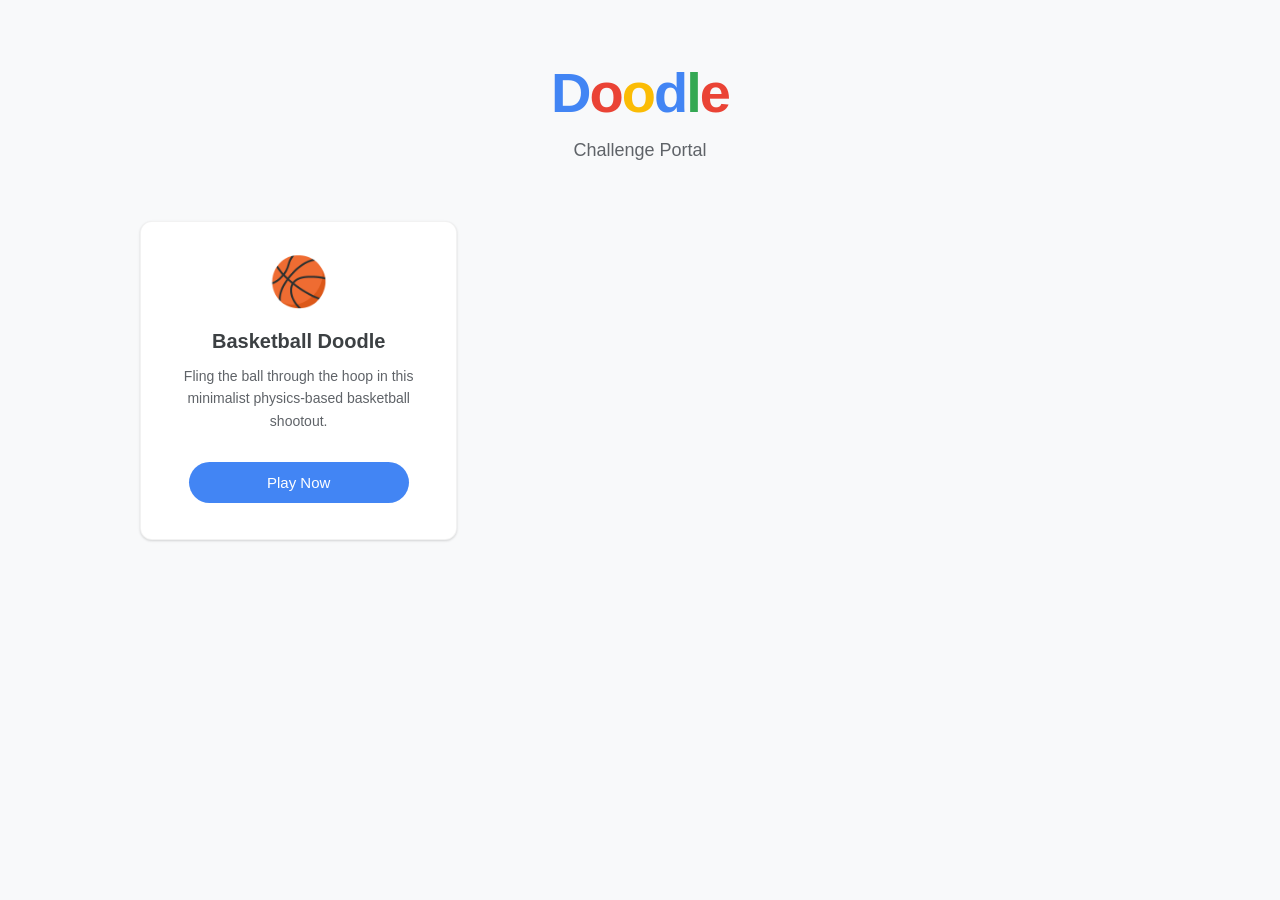
<file: index.html>
<!DOCTYPE html>
<html lang="en">

<head>
    <meta charset="UTF-8">
    <meta name="viewport" content="width=device-width, initial-scale=1.0">
    <title>Doodle Challenge Portal</title>
    <style>
        * {
            box-sizing: border-box;
            margin: 0;
            padding: 0;
        }

        body {
            font-family: -apple-system, BlinkMacSystemFont, "Segoe UI", Roboto, Helvetica, Arial, sans-serif;
            background-color: #f8f9fa;
            color: #202124;
            display: flex;
            flex-direction: column;
            align-items: center;
            min-height: 100vh;
            padding: 60px 20px;
        }

        header {
            text-align: center;
            margin-bottom: 60px;
        }

        .logo {
            font-size: 56px;
            font-weight: 700;
            letter-spacing: -2px;
            margin-bottom: 15px;
        }

        .logo span:nth-child(1) {
            color: #4285F4;
        }

        /* D */
        .logo span:nth-child(2) {
            color: #EA4335;
        }

        /* o */
        .logo span:nth-child(3) {
            color: #FBBC05;
        }

        /* o */
        .logo span:nth-child(4) {
            color: #4285F4;
        }

        /* d */
        .logo span:nth-child(5) {
            color: #34A853;
        }

        /* l */
        .logo span:nth-child(6) {
            color: #EA4335;
        }

        /* e */

        .subtitle {
            font-size: 18px;
            color: #5f6368;
            font-weight: 400;
        }

        .grid {
            display: grid;
            grid-template-columns: repeat(auto-fill, minmax(300px, 1fr));
            gap: 24px;
            width: 100%;
            max-width: 1000px;
        }

        .card {
            background: #ffffff;
            border-radius: 12px;
            padding: 36px 24px;
            display: flex;
            flex-direction: column;
            align-items: center;
            text-align: center;
            box-shadow: 0 1px 3px rgba(0, 0, 0, 0.1), 0 1px 2px rgba(0, 0, 0, 0.06);
            transition: box-shadow 0.2s, transform 0.2s;
            border: 1px solid rgba(0, 0, 0, 0.05);
            /* Slight border for crispness */
        }

        .card:hover {
            box-shadow: 0 8px 16px rgba(0, 0, 0, 0.1), 0 2px 4px rgba(0, 0, 0, 0.08);
            transform: translateY(-2px);
        }

        .card-icon {
            font-size: 48px;
            margin-bottom: 24px;
            line-height: 1;
        }

        .card-title {
            font-size: 20px;
            font-weight: 700;
            margin-bottom: 12px;
            color: #3c4043;
        }

        .card-desc {
            font-size: 14px;
            color: #5f6368;
            line-height: 1.6;
            flex-grow: 1;
            margin-bottom: 30px;
            padding: 0 10px;
        }

        .card-btn {
            display: inline-block;
            background-color: #4285F4;
            color: #fff;
            text-decoration: none;
            padding: 12px 24px;
            border-radius: 24px;
            /* Pill shape */
            font-weight: 500;
            font-size: 15px;
            width: 100%;
            max-width: 220px;
            transition: background-color 0.2s;
            border: none;
            cursor: pointer;
        }

        .card-btn:hover {
            background-color: #3367d6;
        }
    </style>
</head>

<body>
    <header>
        <div class="logo">
            <span>D</span><span>o</span><span>o</span><span>d</span><span>l</span><span>e</span>
        </div>
        <div class="subtitle">Challenge Portal</div>
    </header>

    <div class="grid">
        <!-- New Game: Basketball -->
        <div class="card">
            <div class="card-icon">🏀</div>
            <div class="card-title">Basketball Doodle</div>
            <div class="card-desc">Fling the ball through the hoop in this minimalist physics-based basketball shootout.
            </div>
            <a href="basketball-doodle/index.html" class="card-btn">Play Now</a>
        </div>
    </div>
</body>

</html>
</file>
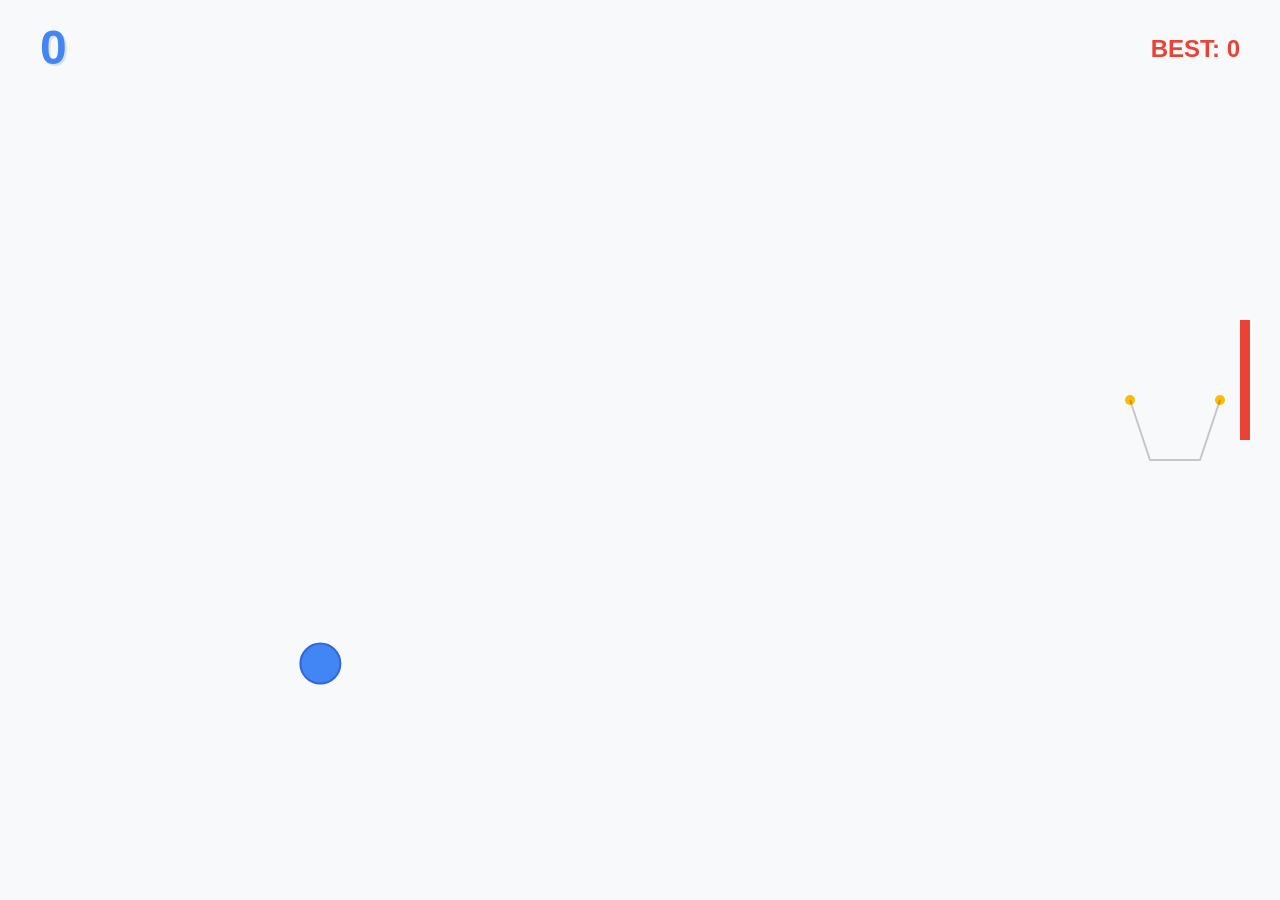
<file: basketball-doodle/index.html>
<!DOCTYPE html>
<html lang="en">
<head>
    <meta charset="UTF-8">
    <meta name="viewport" content="width=device-width, initial-scale=1.0, maximum-scale=1.0, user-scalable=no">
    <title>Basketball Doodle</title>
    <link rel="stylesheet" href="style.css">
</head>
<body>
    <div id="ui-layer">
        <div id="score-display">0</div>
        <div id="high-score-display">BEST: 0</div>
    </div>
    <canvas id="game-canvas"></canvas>
    <script src="game.js"></script>
</body>
</html>
</file>
<file: basketball-doodle/style.css>
* {
    box-sizing: border-box;
    margin: 0;
    padding: 0;
    user-select: none;
    -webkit-user-select: none;
}

body, html {
    width: 100%;
    height: 100%;
    overflow: hidden;
    background-color: #f8f9fa; /* Light clean background */
    font-family: 'Helvetica Neue', Arial, sans-serif;
    touch-action: none; /* Prevent browser handling of pinch/zoom/scroll */
}

#game-canvas {
    display: block;
    width: 100vw;
    height: 100vh;
}

#ui-layer {
    position: absolute;
    top: 20px;
    left: 0;
    width: 100%;
    display: flex;
    justify-content: space-between;
    padding: 0 40px;
    pointer-events: none; /* Let clicks pass through */
    z-index: 10;
}

#score-display {
    font-size: 48px;
    font-weight: bold;
    color: #4285F4; /* Google Blue */
    text-shadow: 2px 2px 0px rgba(0,0,0,0.1);
}

#high-score-display {
    font-size: 24px;
    font-weight: bold;
    color: #EA4335; /* Google Red */
    margin-top: 15px;
}
</file>
